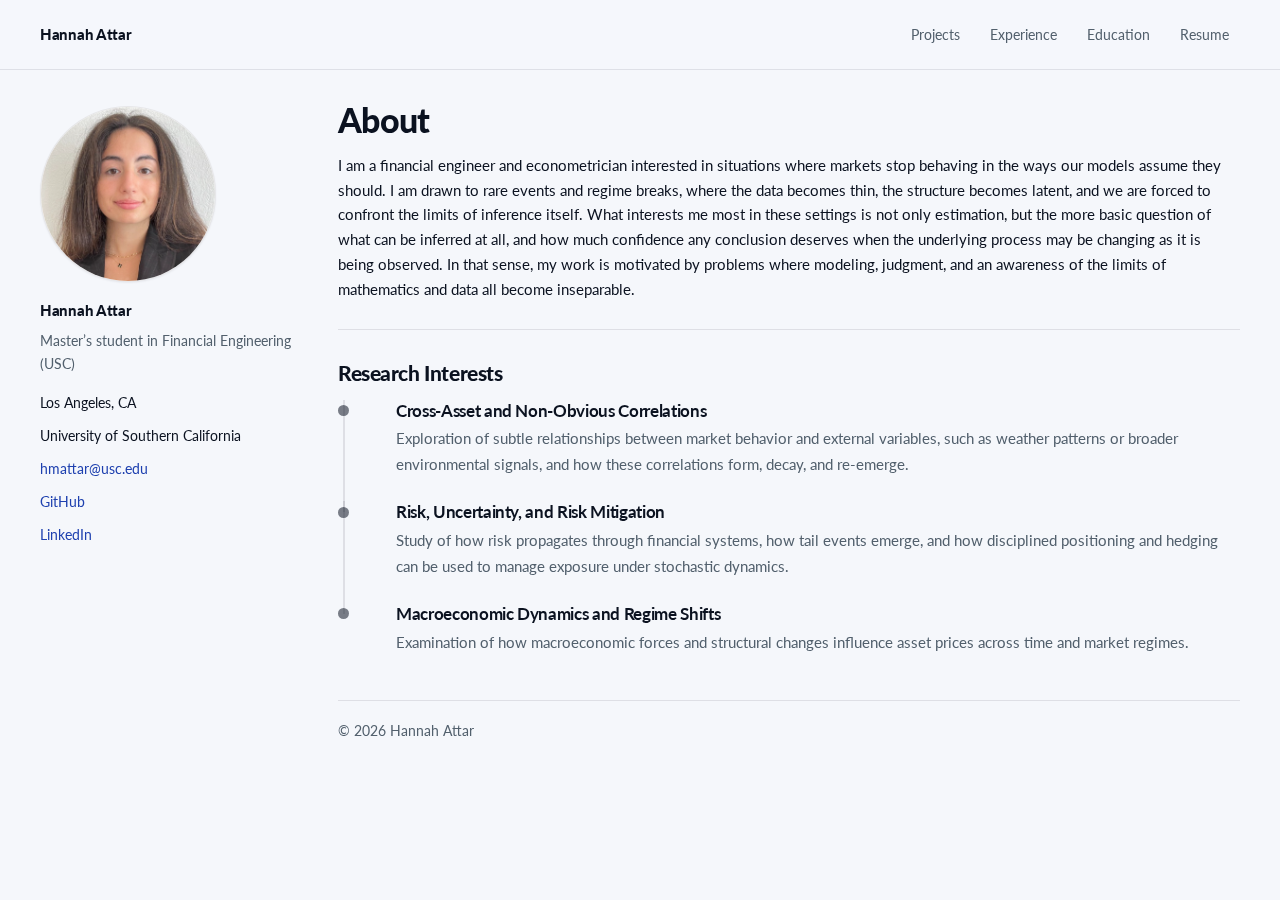
<file: index.html>
<!doctype html>
<html lang="en">
<head>
  <meta charset="utf-8" />
  <meta name="viewport" content="width=device-width, initial-scale=1" />
  <title>Hannah Attar</title>

  <link rel="preconnect" href="https://fonts.googleapis.com">
  <link rel="preconnect" href="https://fonts.gstatic.com" crossorigin>
  <link href="https://fonts.googleapis.com/css2?family=Lato:wght@300;400;700&display=swap" rel="stylesheet">
  <link rel="stylesheet" href="styles.css" />

  <!-- Page-only: Research Interests vertical rail (replaces white boxes) -->
  <style>
    /* Ensure main column can shrink without breaking layout */
    .page main { min-width: 0; }

    /* Research Interests: vertical rail (no white boxes) */
    .ri-rail{
      margin-top: 14px;
      max-width: 980px;
    }

    .ri-item{
      position: relative;
      padding-left: 28px;     /* room for dot + rail */
      padding-bottom: 1.6rem; /* spacing between items */
    }

    .ri-item::before{
      content: "";
      position: absolute;
      left: 0;
      top: 0.35rem;
      width: 11px;
      height: 11px;
      border-radius: 999px;
      background: rgba(17,24,39,.55);
    }

    .ri-item::after{
      content: "";
      position: absolute;
      left: 5px;
      top: 0;
      bottom: -0.7rem;
      width: 2px;
      background: var(--rule, rgba(15,15,20,.08));
    }

    .ri-item:last-child{
      padding-bottom: 0;
    }
    .ri-item:last-child::after{
      display: none;
    }

    .ri-content{
      padding-left: 2rem;
    }

    .ri-content h3{
      margin: 0 0 0.35rem 0;
      font-size: 1.15rem;
      font-weight: 700;
      color: var(--text, #18181b);
      line-height: 1.25;
      word-break: normal;
      overflow-wrap: normal;
    }

    .ri-content p{
      margin: 0;
      color: var(--muted, #71717a);
      line-height: 1.7;
      max-width: 95ch;
    }

    @media (max-width: 720px){
      .ri-content{ padding-left: 1.6rem; }
      .ri-content h3{ font-size: 1.08rem; }
    }
  </style>
</head>

<body>

  <!-- Top navigation -->
  <div class="topbar">
    <div class="topbar-inner">
      <a class="site-title" href="index.html">Hannah Attar</a>
      <div class="topnav">
        <a href="projects.html">Projects</a>
        <a href="experience.html">Experience</a>
        <a href="education.html">Education</a>
        <a href="assets/pdfs/Attar_Resume_2026.pdf" target="_blank" rel="noopener">Resume</a>
      </div>
    </div>
  </div>

  <div class="page">

    <!-- Sidebar -->
    <aside class="sidebar">
      <div class="avatar">
        <img src="assets/images/photo.jpg" alt="Hannah Attar"
             style="width:100%; height:100%; object-fit:cover; transform:scale(1.06);" />
      </div>

      <div class="sidebar-name">Hannah Attar</div>
      <p class="sidebar-bio">
        Master’s student in Financial Engineering (USC)
      </p>

      <div class="sidebar-links">
        <div>Los Angeles, CA</div>
        <div>University of Southern California</div>
        <div><a href="mailto:hmattar@usc.edu">hmattar@usc.edu</a></div>
        <div><a href="https://github.com/hannahattar">GitHub</a></div>
        <div><a href="https://www.linkedin.com/in/hannahattar/">LinkedIn</a></div>
      </div>
    </aside>

    <!-- Main content -->
    <main>
      <h1>About</h1>

      <p>
I am a financial engineer and econometrician interested in situations where markets stop behaving in the ways our models assume they should. I am drawn to rare events and regime breaks, where the data becomes thin, the structure becomes latent, and we are forced to confront the limits of inference itself. What interests me most in these settings is not only estimation, but the more basic question of what can be inferred at all, and how much confidence any conclusion deserves when the underlying process may be changing as it is being observed. In that sense, my work is motivated by problems where modeling, judgment, and an awareness of the limits of mathematics and data all become inseparable.      </p>

      <hr />

      <h2>Research Interests</h2>

      <div class="ri-rail">
        <div class="ri-item">
          <div class="ri-content">
            <h3>Cross-Asset and Non-Obvious Correlations</h3>
            <p>
              Exploration of subtle relationships between market behavior and external variables, such as weather patterns or broader environmental signals, and how these correlations form, decay, and re-emerge.
            </p>
          </div>
        </div>

        <div class="ri-item">
          <div class="ri-content">
            <h3>Risk, Uncertainty, and Risk Mitigation</h3>
            <p>
              Study of how risk propagates through financial systems, how tail events emerge, and how disciplined positioning and hedging can be used to manage exposure under stochastic dynamics.
            </p>
          </div>
        </div>

        <div class="ri-item">
          <div class="ri-content">
            <h3>Macroeconomic Dynamics and Regime Shifts</h3>
            <p>
              Examination of how macroeconomic forces and structural changes influence asset prices across time and market regimes.
            </p>
          </div>
        </div>
      </div>

      <div class="footer">
        © <span id="y"></span> Hannah Attar
      </div>
    </main>

  </div>

  <script>
    document.getElementById("y").textContent = new Date().getFullYear();
  </script>

</body>
</html>
</file>
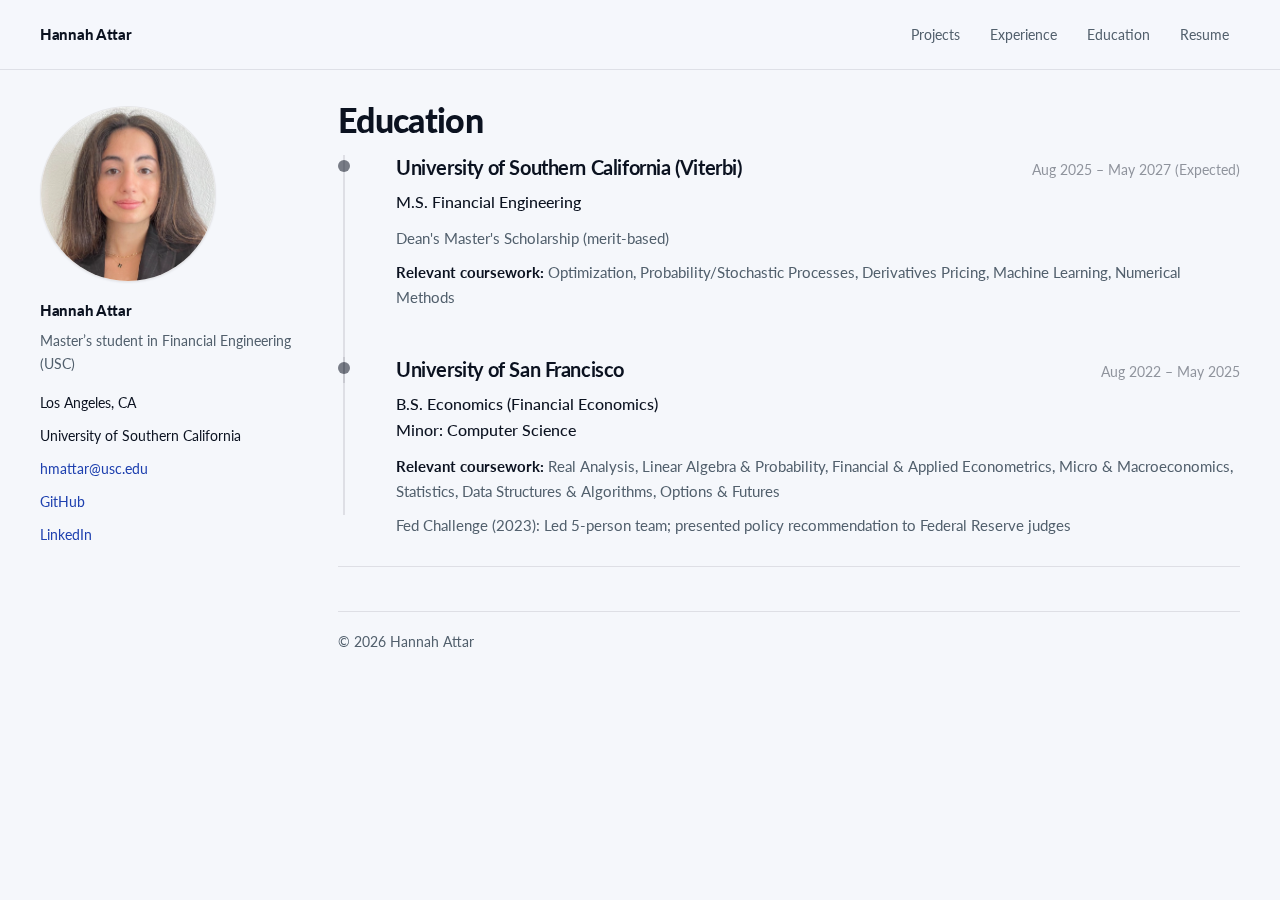
<file: education.html>
<!doctype html>
<html lang="en">
<head>
  <meta charset="utf-8" />
  <meta name="viewport" content="width=device-width, initial-scale=1" />
  <title>Hannah Attar | Education</title>

  <link rel="preconnect" href="https://fonts.googleapis.com">
  <link rel="preconnect" href="https://fonts.gstatic.com" crossorigin>
  <link href="https://fonts.googleapis.com/css2?family=Lato:wght@300;400;700&display=swap" rel="stylesheet">

  <link rel="stylesheet" href="styles.css" />

  <!-- Page-only: timeline system styled like your example, but compatible with your site tokens -->
  <style>
    /* Ensure main column can shrink without breaking layout */
    .page main { min-width: 0; }

    /* Keep content width readable (matches your example spacing) */
    .edu-wrap{
      max-width: 980px;
    }

    /* Timeline container */
    .timeline{
      margin-top: 14px;
    }

    /* Each timeline item: dot + vertical rail (your ::after pattern) */
    .timeline-item{
      position: relative;
      padding-left: 28px; /* room for dot + rail */
      padding-bottom: 2.5rem; /* space between entries */
    }

    /* Dot */
    .timeline-item::before{
      content: "";
      position: absolute;
      left: 0;
      top: 0.35rem;
      width: 12px;
      height: 12px;
      border-radius: 999px;
      background: rgba(17,24,39,.55);
    }

    /* Vertical rail (your code uses ::after) */
    .timeline-item::after{
      content: '';
      position: absolute;
      left: 5px; /* centered under dot */
      top: 0;
      bottom: calc(0.75rem + 0.75rem);
      width: 2px;
      background-color: var(--rule, #e5e7eb);
    }

    /* Extend rail between items */
    .timeline-item:not(:last-child)::after{
      bottom: calc(-2.5rem + 0.75rem);
    }

    /* Last item spacing */
    .timeline-item:last-child{
      padding-bottom: 0;
    }

    .timeline-item:last-child::after{
      bottom: calc(0.75rem + 0.75rem);
    }

    .timeline-content{
      padding-left: 2rem; /* matches your example */
    }

    /* Header: title left, date right */
    .timeline-header{
      display: flex;
      justify-content: space-between;
      align-items: baseline;
      margin-bottom: 0.5rem;
      flex-wrap: wrap;
      gap: 1rem;
    }

    /* Title style: align with your site (dark + strong, not blue) */
    .timeline-content h3{
      font-size: 1.35rem;
      font-weight: 700;
      margin: 0;
      color: var(--text, #111827);
      line-height: 1.2;

      /* prevent weird wrapping */
      word-break: normal;
      overflow-wrap: normal;
    }

    .timeline-date{
      color: rgba(17,24,39,.45);
      font-size: 0.95rem;
      font-weight: 400;
      white-space: nowrap;
      vertical-align: baseline;
    }

    .timeline-degree{
      font-size: 1.05rem;
      color: var(--text, #111827);
      margin-bottom: 0.75rem;
      font-weight: 500;
    }

    .timeline-detail{
      color: var(--muted, #4b5563);
      font-size: 0.98rem;
      line-height: 1.7;
      margin-bottom: 0.6rem;
      max-width: 95ch;
    }

    /* Make “Relevant coursework:” bold without changing your text */
    .timeline-detail strong{
      color: var(--text, #111827);
      font-weight: 700;
    }

    /* Mobile tweaks */
    @media (max-width: 720px){
      .timeline-content{ padding-left: 1.6rem; }
      .timeline-content h3{ font-size: 1.2rem; }
      .timeline-date{ white-space: normal; }
    }
  </style>
</head>

<body>

  <!-- Top navigation -->
  <div class="topbar">
    <div class="topbar-inner">
      <a class="site-title" href="index.html">Hannah Attar</a>
      <div class="topnav">
        <a href="projects.html">Projects</a>
        <a href="experience.html">Experience</a>
        <a href="education.html">Education</a>
        <a href="assets/pdfs/Attar_Resume_2026.pdf" target="_blank" rel="noopener">Resume</a>
      </div>
    </div>
  </div>

  <div class="page">

    <!-- Sidebar (Projects layout exactly) -->
    <aside class="sidebar">
      <div class="avatar">
        <img src="assets/images/photo.jpg" alt="Hannah Attar"
             style="width:100%; height:100%; object-fit:cover; transform:scale(1.06);" />
      </div>

      <div class="sidebar-name">Hannah Attar</div>
      <p class="sidebar-bio">
        Master’s student in Financial Engineering (USC)
      </p>

      <div class="sidebar-links">
        <div>Los Angeles, CA</div>
        <div>University of Southern California</div>
        <div><a href="mailto:hmattar@usc.edu">hmattar@usc.edu</a></div>
        <div><a href="https://github.com/hannahattar" target="_blank" rel="noopener">GitHub</a></div>
        <div><a href="https://www.linkedin.com/in/hannahattar/" target="_blank" rel="noopener">LinkedIn</a></div>
      </div>
    </aside>

    <!-- Main content -->
    <main>
      <h1>Education</h1>

      <div class="edu-wrap">

        <div class="timeline">

          <div class="timeline-item">
            <div class="timeline-content">
              <div class="timeline-header">
                <h3>University of Southern California (Viterbi)</h3>
                <span class="timeline-date">Aug 2025 – May 2027 (Expected)</span>
              </div>

              <p class="timeline-degree">M.S. Financial Engineering</p>
              <p class="timeline-detail">Dean's Master's Scholarship (merit-based)</p>
              <p class="timeline-detail">
                <strong>Relevant coursework:</strong>
                Optimization, Probability/Stochastic Processes, Derivatives Pricing, Machine Learning, Numerical Methods
              </p>
            </div>
          </div>

          <div class="timeline-item">
            <div class="timeline-content">
              <div class="timeline-header">
                <h3>University of San Francisco</h3>
                <span class="timeline-date">Aug 2022 – May 2025</span>
              </div>

              <p class="timeline-degree">
                B.S. Economics (Financial Economics)<br>
                Minor: Computer Science
              </p>

              <p class="timeline-detail">
                <strong>Relevant coursework:</strong>
                Real Analysis, Linear Algebra &amp; Probability, Financial &amp; Applied Econometrics, Micro &amp; Macroeconomics,
                Statistics, Data Structures &amp; Algorithms, Options &amp; Futures
              </p>

              <p class="timeline-detail">
                Fed Challenge (2023): Led 5-person team; presented policy recommendation to Federal Reserve judges
              </p>
            </div>
          </div>

        </div>
      </div>

      <hr />

      <div class="footer">
        © <span id="y"></span> Hannah Attar
      </div>
    </main>

  </div>

  <script>
    const y = document.getElementById("y");
    if (y) y.textContent = new Date().getFullYear();
  </script>

</body>
</html>
</file>
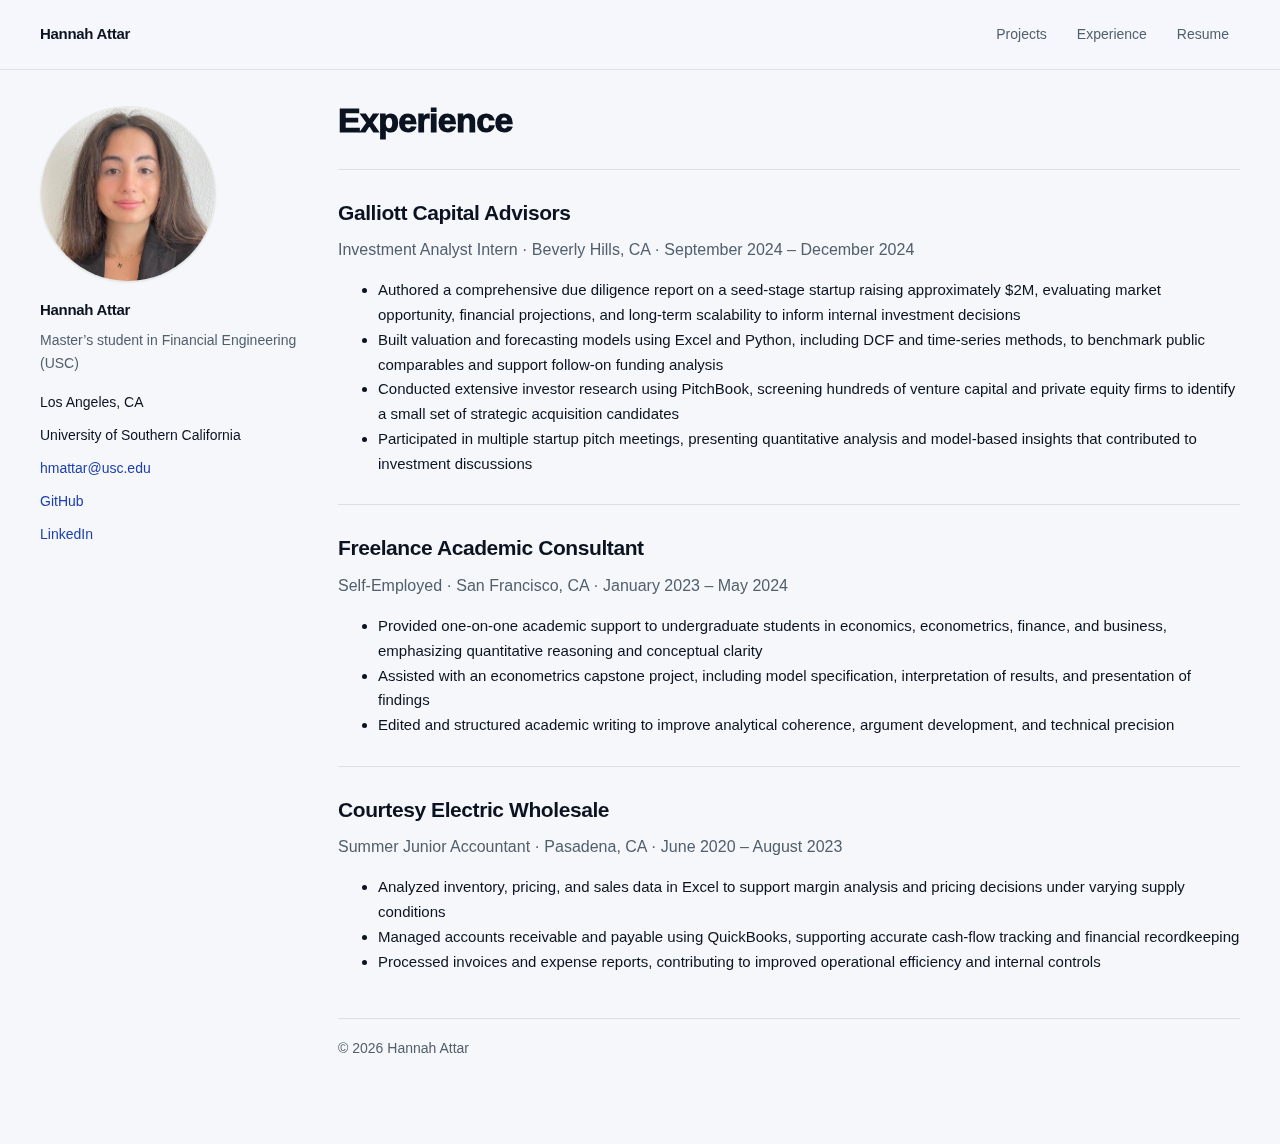
<file: experience.html>
<!doctype html>
<html lang="en">
<head>
  <meta charset="utf-8" />
  <meta name="viewport" content="width=device-width, initial-scale=1" />
  <title>Hannah Attar</title>
  <link rel="preconnect" href="https://fonts.googleapis.com">
  <link rel="preconnect" href="https://fonts.gstatic.com" crossorigin>
  <link href="https://fonts.googleapis.com/css2?family=Inter:wght@400;500;600;650;700&display=swap" rel="stylesheet">
  <link rel="stylesheet" href="styles.css" />
</head>
<body>

  <!-- Top navigation -->
  <div class="topbar">
    <div class="topbar-inner">
      <a class="site-title" href="index.html">Hannah Attar</a>
      <div class="topnav">
        <a href="projects.html">Projects</a>
        <a href="experience.html">Experience</a>
        <a href="Attar_Resume_2025.pdf" target="_blank" rel="noopener">Resume</a>
      </div>
    </div>
  </div>

  <div class="page">

    <!-- Sidebar -->
    <aside class="sidebar">
      <div class="avatar">
        <img src="photo.jpg" alt="Hannah Attar"
             style="width:100%; height:100%; object-fit:cover; transform:scale(1.06);" />
      </div>

      <div class="sidebar-name">Hannah Attar</div>
      <p class="sidebar-bio">
        Master’s student in Financial Engineering (USC)
      </p>

      <div class="sidebar-links">
        <div>Los Angeles, CA</div>
        <div>University of Southern California</div>
        <div><a href="mailto:hmattar@usc.edu">hmattar@usc.edu</a></div>
        <div><a href="https://github.com/hannahattar">GitHub</a></div>
        <div><a href="https://www.linkedin.com/in/hannahattar/">LinkedIn</a></div>
      </div>
    </aside>

    <!-- Main content -->
    <main>

      <h1>Experience</h1>

      <hr />

      <!-- Galliott Capital Advisors -->
      <h2>Galliott Capital Advisors</h2>
      <p class="lede">
        Investment Analyst Intern · Beverly Hills, CA · September 2024 – December 2024
      </p>

      <ul>
        <li>
          Authored a comprehensive due diligence report on a seed-stage startup raising
          approximately $2M, evaluating market opportunity, financial projections, and
          long-term scalability to inform internal investment decisions
        </li>
        <li>
          Built valuation and forecasting models using Excel and Python, including DCF
          and time-series methods, to benchmark public comparables and support follow-on
          funding analysis
        </li>
        <li>
          Conducted extensive investor research using PitchBook, screening hundreds of
          venture capital and private equity firms to identify a small set of strategic
          acquisition candidates
        </li>
        <li>
          Participated in multiple startup pitch meetings, presenting quantitative analysis
          and model-based insights that contributed to investment discussions
        </li>
      </ul>

      <hr />

      <!-- Freelance Academic Consultant -->
      <h2>Freelance Academic Consultant</h2>
      <p class="lede">
        Self-Employed · San Francisco, CA · January 2023 – May 2024
      </p>

      <ul>
        <li>
          Provided one-on-one academic support to undergraduate students in economics,
          econometrics, finance, and business, emphasizing quantitative reasoning and
          conceptual clarity
        </li>
        <li>
          Assisted with an econometrics capstone project, including model specification,
          interpretation of results, and presentation of findings
        </li>
        <li>
          Edited and structured academic writing to improve analytical coherence,
          argument development, and technical precision
        </li>
      </ul>

      <hr />

      <!-- Courtesy Electric Wholesale -->
      <h2>Courtesy Electric Wholesale</h2>
      <p class="lede">
        Summer Junior Accountant · Pasadena, CA · June 2020 – August 2023
      </p>

      <ul>
        <li>
          Analyzed inventory, pricing, and sales data in Excel to support margin analysis
          and pricing decisions under varying supply conditions
        </li>
        <li>
          Managed accounts receivable and payable using QuickBooks, supporting accurate
          cash-flow tracking and financial recordkeeping
        </li>
        <li>
          Processed invoices and expense reports, contributing to improved operational
          efficiency and internal controls
        </li>
      </ul>

      <div class="footer">
        © <span id="y"></span> Hannah Attar
      </div>

    </main>

  </div>

  <script>
    document.getElementById("y").textContent = new Date().getFullYear();
  </script>

</body>
</html>
</file>
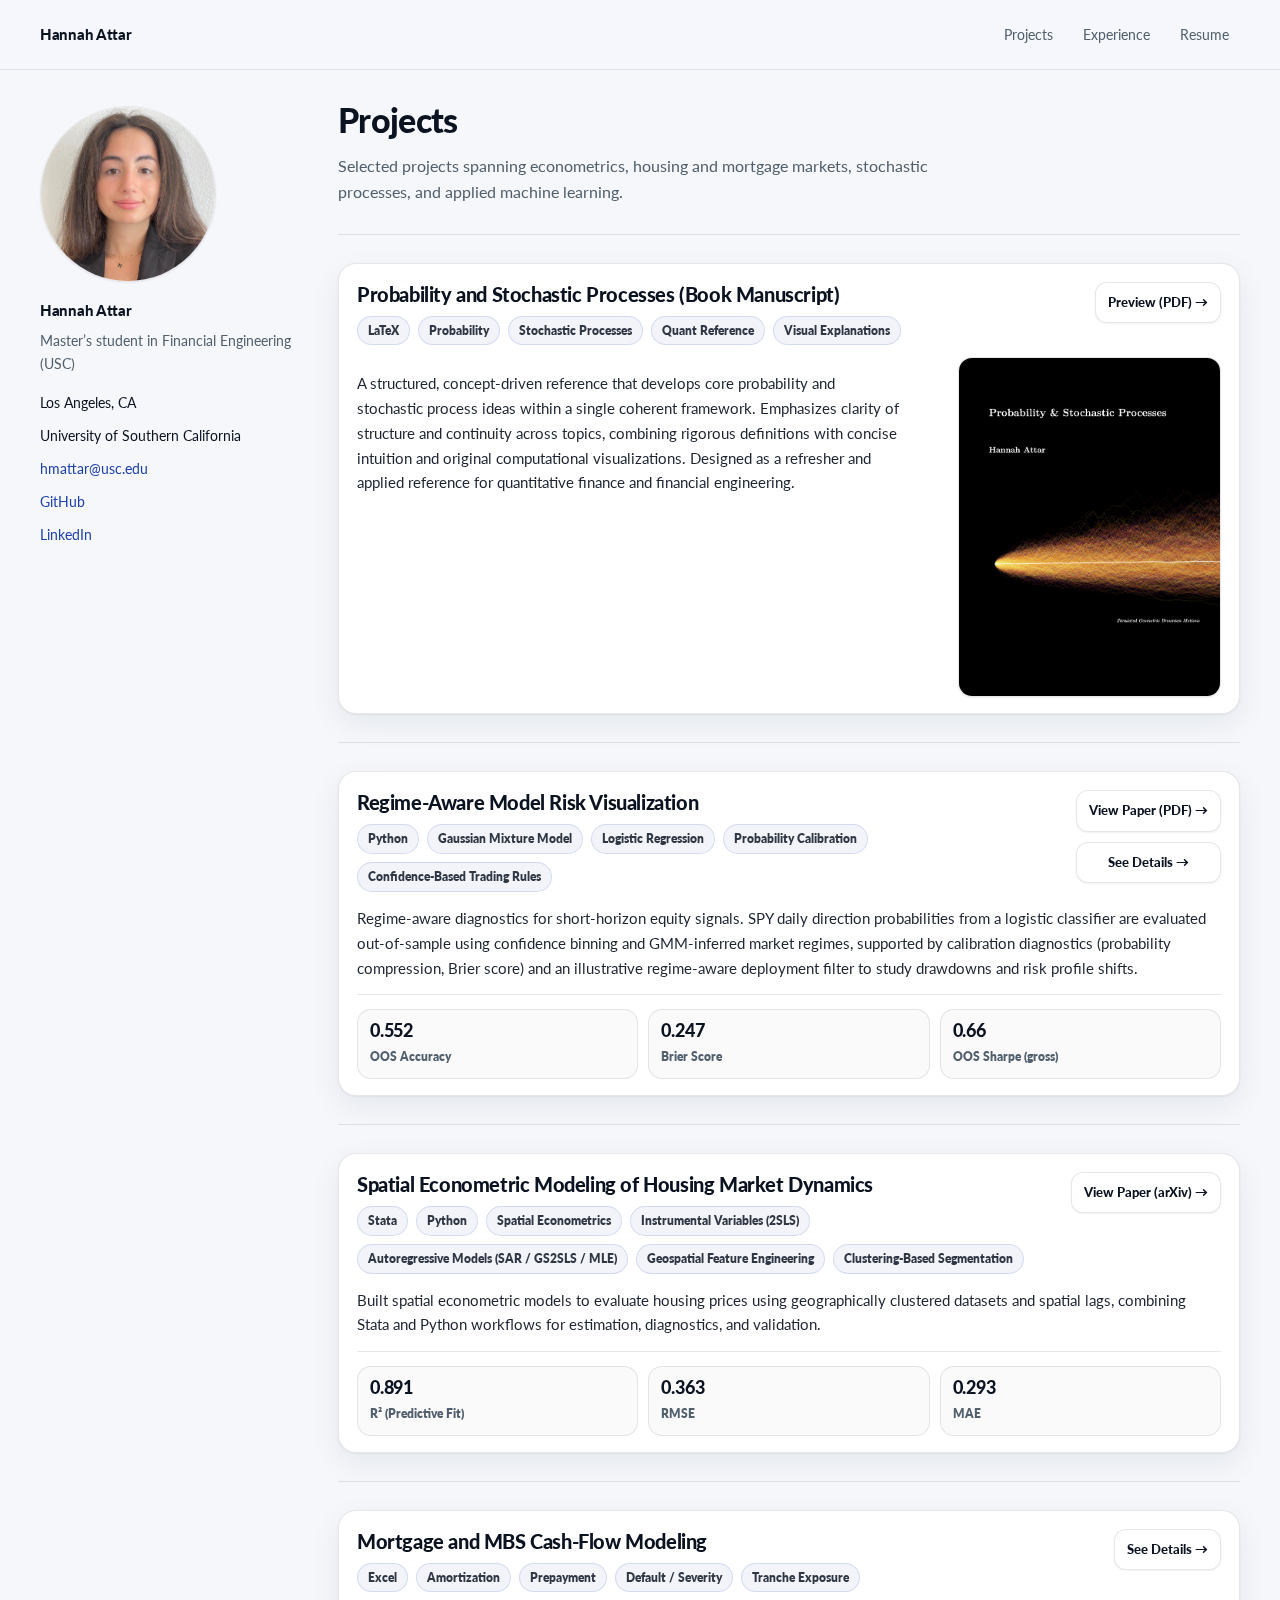
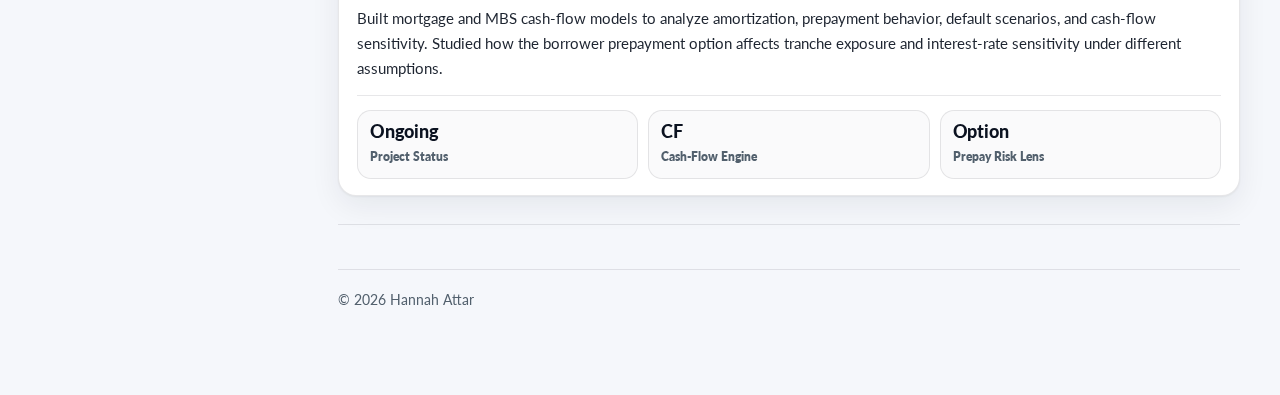
<file: projects.html>
<!doctype html>
<html lang="en">
<head>
  <meta charset="utf-8" />
  <meta name="viewport" content="width=device-width, initial-scale=1" />
  <title>Hannah Attar</title>
  <link rel="preconnect" href="https://fonts.googleapis.com">
  <link rel="preconnect" href="https://fonts.gstatic.com" crossorigin>
  <link href="https://fonts.googleapis.com/css2?family=Lato:wght@300;400;700&display=swap" rel="stylesheet">
  <link rel="stylesheet" href="styles.css" />
</head>
<body>

  <!-- Top navigation -->
  <div class="topbar">
    <div class="topbar-inner">
      <a class="site-title" href="index.html">Hannah Attar</a>
      <div class="topnav">
        <a href="projects.html">Projects</a>
        <a href="experience.html">Experience</a>
        <a href="Attar_Resume_2025.pdf" target="_blank" rel="noopener">Resume</a>
      </div>
    </div>
  </div>

  <div class="page">

    <!-- Sidebar -->
    <aside class="sidebar">
      <div class="avatar">
        <img src="photo.jpg" alt="Hannah Attar"
             style="width:100%; height:100%; object-fit:cover; transform:scale(1.06);" />
      </div>

      <div class="sidebar-name">Hannah Attar</div>
      <p class="sidebar-bio">
        Master’s student in Financial Engineering (USC)
      </p>

      <div class="sidebar-links">
        <div>Los Angeles, CA</div>
        <div>University of Southern California</div>
        <div><a href="mailto:hmattar@usc.edu">hmattar@usc.edu</a></div>
        <div><a href="https://github.com/hannahattar" target="_blank" rel="noopener">GitHub</a></div>
        <div><a href="https://www.linkedin.com/in/hannahattar/" target="_blank" rel="noopener">LinkedIn</a></div>
      </div>
    </aside>

    <!-- Main content -->
    <main>

      <h1>Projects</h1>
      <p class="lede">
        Selected projects spanning econometrics, housing and mortgage markets, stochastic processes, and applied machine learning.
      </p>

      <hr />

      <!-- Project Card: Book Manuscript -->
<section class="project-card project-card--with-cover">
  <div class="project-top">
    <div class="project-top-left">
      <h2 class="project-title">Probability and Stochastic Processes (Book Manuscript)</h2>
      <div class="project-tags">
        <span>LaTeX</span>
        <span>Probability</span>
        <span>Stochastic Processes</span>
        <span>Quant Reference</span>
        <span>Visual Explanations</span>
      </div>
    </div>

    <div class="project-top-right">
      <a class="proj-link" href="probability-stochastic-processes-preview.pdf" target="_blank" rel="noopener">
        Preview (PDF) →
      </a>
    </div>
  </div>

  <!-- THIS wrapper is what keeps the image on the RHS -->
  <div class="project-two-col">
    <!-- Left column -->
    <div>
      <p class="project-desc">
        A structured, concept-driven reference that develops core probability and stochastic process ideas within a single coherent framework.
        Emphasizes clarity of structure and continuity across topics, combining rigorous definitions with concise intuition and original computational visualizations.
        Designed as a refresher and applied reference for quantitative finance and financial engineering.
      </p>
    </div>

    <!-- Right column -->
    <div class="project-cover">
      <img src="book-cover.jpg" alt="Cover of Probability and Stochastic Processes" />
    </div>
  </div>
</section>


<hr />


      <!-- Project Card: State-Aware Model Risk -->
      <section class="project-card">
  <div class="project-top">
    <div class="project-top-left">
      <h2 class="project-title">Regime-Aware Model Risk Visualization</h2>
      <div class="project-tags">
        <span>Python</span>
        <span>Gaussian Mixture Model</span>
        <span>Logistic Regression</span>
        <span>Probability Calibration</span>
        <span>Confidence-Based Trading Rules</span>
      </div>
    </div>

    <div class="project-top-right">
      <a class="proj-link" href="Regime_Aware_Model_Risk_Visualization.pdf" target="_blank" rel="noopener">View Paper (PDF) →</a>
      <a class="proj-link" href="state-aware-model-risk.html">See Details →</a>
    </div>
  </div>

  <p class="project-desc">
    Regime-aware diagnostics for short-horizon equity signals. SPY daily direction probabilities from a logistic classifier are evaluated out-of-sample
    using confidence binning and GMM-inferred market regimes, supported by calibration diagnostics (probability compression, Brier score) and an
    illustrative regime-aware deployment filter to study drawdowns and risk profile shifts.
  </p>

  <div class="project-divider"></div>

  <div class="project-metrics">
    <div class="metric">
      <div class="metric-value">0.552</div>
      <div class="metric-label">OOS Accuracy</div>
    </div>
    <div class="metric">
      <div class="metric-value">0.247</div>
      <div class="metric-label">Brier Score</div>
    </div>
    <div class="metric">
      <div class="metric-value">0.66</div>
      <div class="metric-label">OOS Sharpe (gross)</div>
    </div>
  </div>
</section>

<hr />

      <!-- Project Card: Spatial Econometrics -->
      <section class="project-card">
        <div class="project-top">
          <div class="project-top-left">
            <h2 class="project-title">Spatial Econometric Modeling of Housing Market Dynamics</h2>
            <div class="project-tags">
              <span>Stata</span>
              <span>Python</span>
              <span>Spatial Econometrics</span>
              <span>Instrumental Variables (2SLS)</span>
              <span>Autoregressive Models (SAR / GS2SLS / MLE)</span>
              <span>Geospatial Feature Engineering</span>
              <span>Clustering-Based Segmentation</span>
            </div>
          </div>

          <div class="project-top-right">
            <a class="proj-link" href="https://arxiv.org/pdf/2412.03583" target="_blank" rel="noopener">View Paper (arXiv) →</a>
          </div>
        </div>

        <p class="project-desc">
          Built spatial econometric models to evaluate housing prices using geographically clustered datasets and spatial lags,
          combining Stata and Python workflows for estimation, diagnostics, and validation.
        </p>

        <div class="project-divider"></div>

        <div class="project-metrics">
          <div class="metric">
            <div class="metric-value">0.891</div>
            <div class="metric-label">R² (Predictive Fit)</div>
          </div>
          <div class="metric">
            <div class="metric-value">0.363</div>
            <div class="metric-label">RMSE</div>
          </div>
          <div class="metric">
            <div class="metric-value">0.293</div>
            <div class="metric-label">MAE</div>
          </div>
        </div>
      </section>



      <hr />
      
      <!-- Project Card: Mortgage + MBS Cash Flows -->
      <section class="project-card">
        <div class="project-top">
          <div class="project-top-left">
            <h2 class="project-title">Mortgage and MBS Cash-Flow Modeling</h2>
            <div class="project-tags">
              <span>Excel</span>
              <span>Amortization</span>
              <span>Prepayment</span>
              <span>Default / Severity</span>
              <span>Tranche Exposure</span>
            </div>
          </div>

          <div class="project-top-right">
            <a class="proj-link" href="state-aware-model-risk.html">See Details →</a>
          </div>
        </div>

        <p class="project-desc">
          Built mortgage and MBS cash-flow models to analyze amortization, prepayment behavior, default scenarios,
          and cash-flow sensitivity. Studied how the borrower prepayment option affects tranche exposure and
          interest-rate sensitivity under different assumptions.
        </p>

        <div class="project-divider"></div>

        <div class="project-metrics">
          <div class="metric">
            <div class="metric-value">Ongoing</div>
            <div class="metric-label">Project Status</div>
          </div>
          <div class="metric">
            <div class="metric-value">CF</div>
            <div class="metric-label">Cash-Flow Engine</div>
          </div>
          <div class="metric">
            <div class="metric-value">Option</div>
            <div class="metric-label">Prepay Risk Lens</div>
          </div>
        </div>
      </section>

      <hr />

      <div class="footer">
        © <span id="y"></span> Hannah Attar
      </div>

    </main>

  </div>

  <script>
    const y = document.getElementById("y");
    if (y) y.textContent = new Date().getFullYear();
  </script>

</body>
</html>
</file>
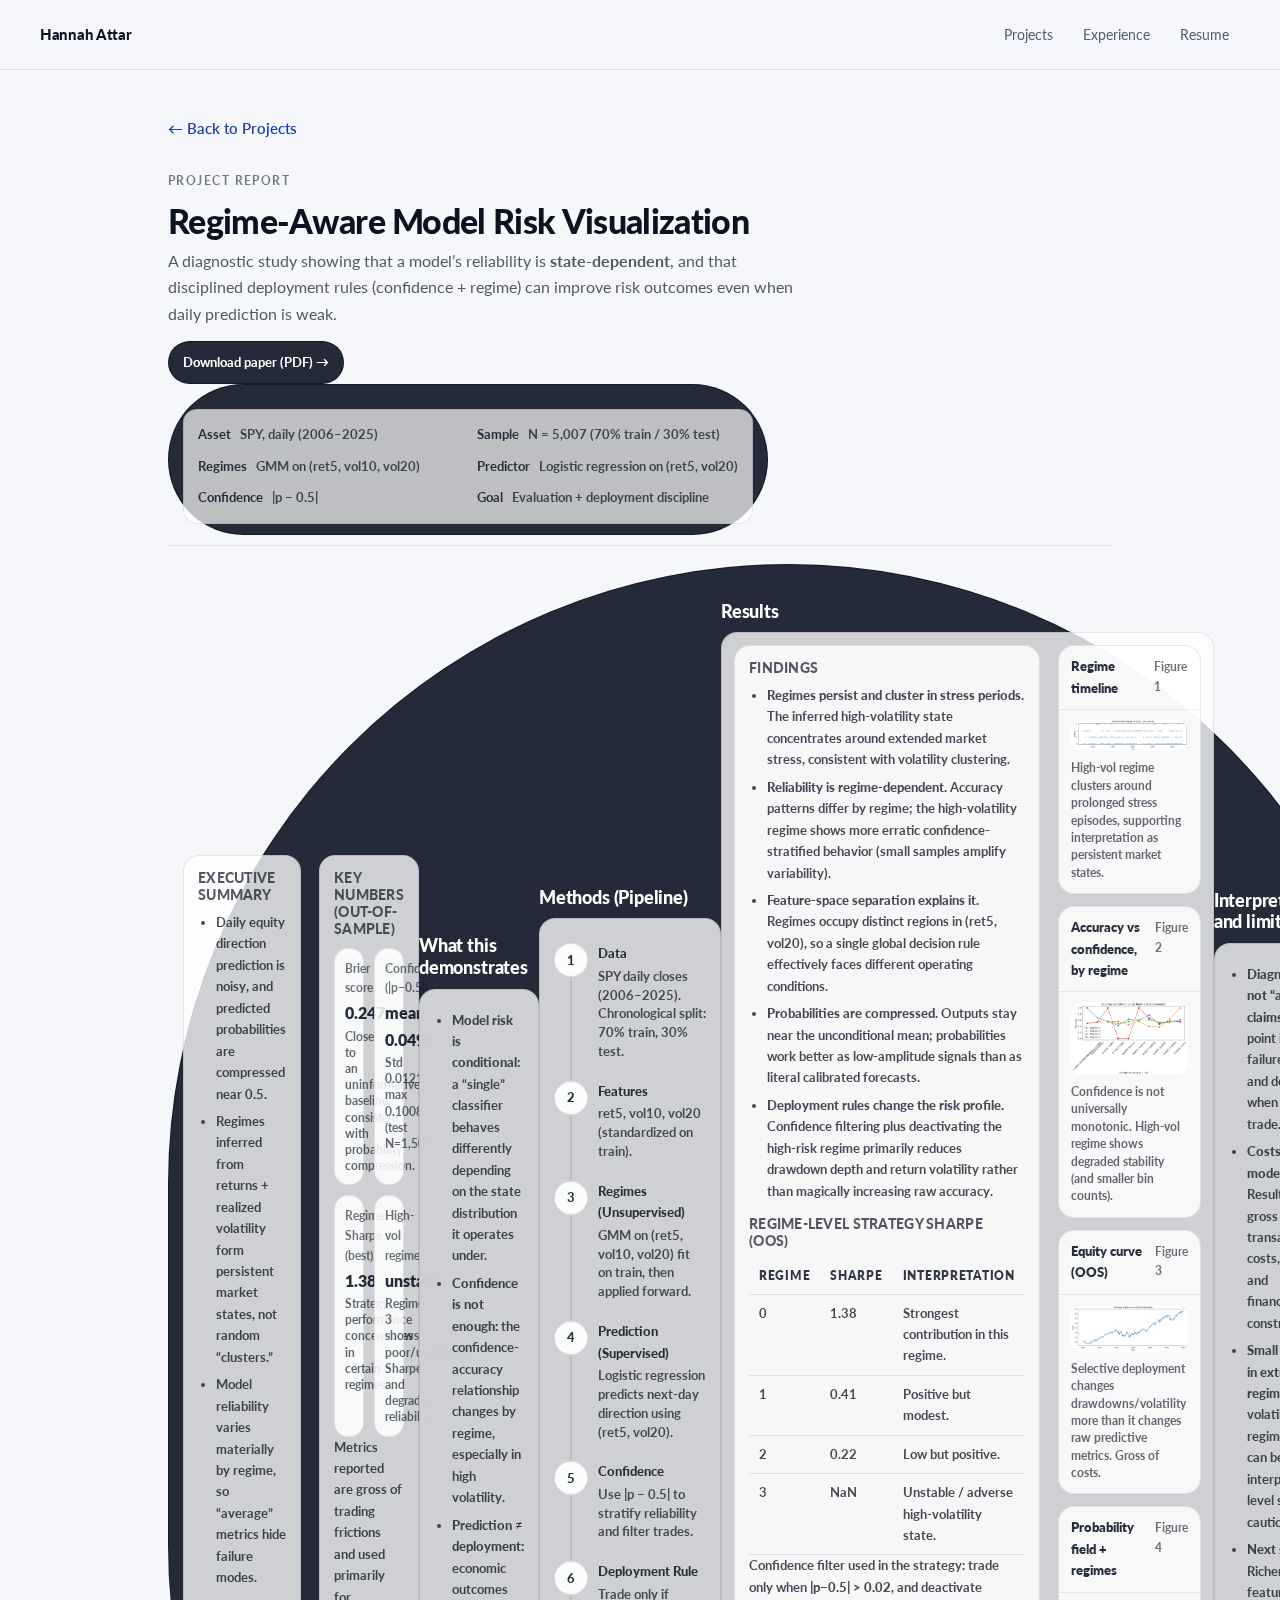
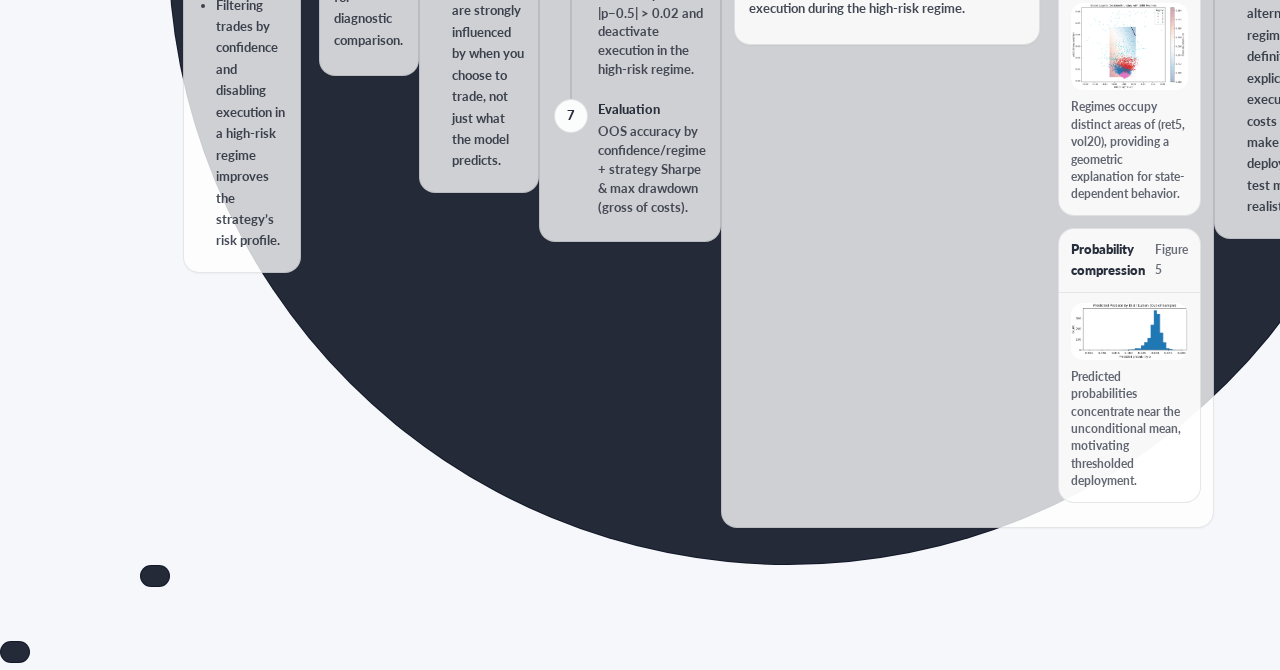
<file: state-aware-model-risk.html>
<!doctype html>
<html lang="en">
<head>
  <meta charset="utf-8" />
  <meta name="viewport" content="width=device-width, initial-scale=1" />
  <title>Regime-Aware Model Risk Visualization | Hannah Attar</title>

  <link rel="preconnect" href="https://fonts.googleapis.com">
  <link rel="preconnect" href="https://fonts.gstatic.com" crossorigin>
  <link href="https://fonts.googleapis.com/css2?family=Lato:wght@300;400;700&display=swap" rel="stylesheet">

  <link rel="stylesheet" href="styles.css" />

  <!-- Page-local polish (so you don't have to rewire your whole site) -->
  <style>
    /* --- Layout helpers --- */
    .detail { padding-bottom: 48px; }
    .pro-wrap{ max-width: 980px; margin: 0 auto; padding: 0 18px; }
    .detail-back{ display:inline-flex; gap:10px; align-items:center; margin:18px 0 8px; font-weight:600; }

    /* --- Hero --- */
    .hero{
      padding: 22px 0 10px;
      border-bottom: 1px solid rgba(17,24,39,0.08);
      margin-bottom: 18px;
    }
    .kicker{
      letter-spacing: .12em;
      text-transform: uppercase;
      font-size: 12px;
      color: rgba(17,24,39,.58);
      font-weight: 700;
    }
    .title{
      margin: 10px 0 8px;
      font-size: 34px;
      line-height: 1.15;
      letter-spacing: -0.02em;
    }
    .subtitle{
      margin: 0 0 14px;
      font-size: 16px;
      color: rgba(17,24,39,.72);
      max-width: 70ch;
    }

    .meta-grid{
      display:grid;
      grid-template-columns: repeat(2, minmax(0, 1fr));
      gap: 10px 18px;
      margin-top: 14px;
      padding: 14px 14px;
      border: 1px solid rgba(17,24,39,0.10);
      border-radius: 14px;
      background: rgba(255,255,255,0.7);
    }
    .meta-item{ font-size: 13px; color: rgba(17,24,39,.74); }
    .meta-item span{ font-weight: 700; color: rgba(17,24,39,.88); margin-right: 6px; }

    .actions{
      display:flex;
      flex-wrap:wrap;
      gap: 10px;
      margin-top: 14px;
    }
    .btn-pro{
      display:inline-flex;
      align-items:center;
      justify-content:center;
      padding: 10px 14px;
      border-radius: 999px;
      font-weight: 700;
      font-size: 13px;
      border: 1px solid rgba(17,24,39,0.12);
      background: rgba(255,255,255,.92);
      color: rgba(17,24,39,.92);
      text-decoration:none;
      transition: transform .12s ease, box-shadow .12s ease, border-color .12s ease;
    }
    .btn-pro:hover{
      transform: translateY(-1px);
      border-color: rgba(17,24,39,0.22);
      box-shadow: 0 10px 26px rgba(0,0,0,.08);
      text-decoration:none;
    }
    .btn-primary{
      background: rgba(17,24,39,.92);
      color: #fff;
      border-color: rgba(17,24,39,.92);
    }
    .btn-primary:hover{ border-color: rgba(17,24,39,1); }

    /* --- Sections --- */
    .sec{ margin: 26px 0; }
    .sec h2{
      font-size: 18px;
      margin: 0 0 10px;
      letter-spacing: -0.01em;
    }
    .sec p{ margin: 0 0 10px; color: rgba(17,24,39,.78); max-width: 78ch; }
    .muted{ color: rgba(17,24,39,.66); }

    /* --- Quick read / cards --- */
    .grid-2{
      display:grid;
      grid-template-columns: 1.1fr .9fr;
      gap: 18px;
      align-items:start;
    }
    .card{
      border: 1px solid rgba(17,24,39,0.10);
      border-radius: 16px;
      background: rgba(255,255,255,.78);
      padding: 14px 14px;
      box-shadow: 0 1px 2px rgba(0,0,0,.04);
    }
    .card h3{
      margin: 0 0 8px;
      font-size: 14px;
      letter-spacing: .02em;
      text-transform: uppercase;
      color: rgba(17,24,39,.72);
    }
    .bullets{ margin: 0; padding-left: 18px; color: rgba(17,24,39,.78); }
    .bullets li{ margin: 6px 0; }

    .kpis{
      display:grid;
      grid-template-columns: repeat(2, minmax(0, 1fr));
      gap: 10px;
      margin-top: 10px;
    }
    .kpi{
      border: 1px solid rgba(17,24,39,0.10);
      border-radius: 14px;
      padding: 10px 10px;
      background: rgba(255,255,255,.86);
    }
    .kpi .label{ font-size: 12px; color: rgba(17,24,39,.62); font-weight: 700; }
    .kpi .value{ font-size: 16px; font-weight: 800; color: rgba(17,24,39,.92); margin-top: 2px; }
    .kpi .note{ font-size: 12px; color: rgba(17,24,39,.66); margin-top: 2px; line-height: 1.35; }

    /* --- Results layout --- */
    .results-grid{
      display:grid;
      grid-template-columns: 1.05fr .95fr;
      gap: 18px;
      align-items:start;
    }
    .mini{
      font-size: 13px;
      color: rgba(17,24,39,.74);
      margin-top: 6px;
    }

    /* New: results wrapper card should not add extra padding around inner cards */
    .results-wrap{ padding: 12px; }
    .results-wrap .card{ background: rgba(255,255,255,.82); }
    .results-wrap .results-grid > div:first-child .card{ margin-bottom: 0; }

    /* --- Figures: smaller, consistent, professional --- */
    .fig{
      margin: 0 0 12px;
      border: 1px solid rgba(17,24,39,0.10);
      border-radius: 16px;
      background: rgba(255,255,255,.85);
      overflow:hidden;
    }
    .fig-top{
      display:flex;
      justify-content:space-between;
      gap: 10px;
      padding: 10px 12px;
      border-bottom: 1px solid rgba(17,24,39,0.08);
      align-items:baseline;
    }
    .fig-title{
      font-weight: 800;
      font-size: 13px;
      color: rgba(17,24,39,.90);
    }
    .fig-cap{
      font-size: 12px;
      color: rgba(17,24,39,.62);
      margin-left: auto;
    }
    .fig-body{ padding: 10px 12px 12px; }
    .figimg{
      width: 100%;
      height: auto;
      display:block;
      border-radius: 12px;
      cursor: zoom-in;
    }
    .fig-note{
      margin-top: 8px;
      font-size: 12px;
      color: rgba(17,24,39,.66);
      line-height: 1.45;
    }

    /* --- Tiny table --- */
    .table{
      width: 100%;
      border-collapse: collapse;
      font-size: 13px;
      color: rgba(17,24,39,.78);
    }
    .table th, .table td{
      padding: 8px 10px;
      border-bottom: 1px solid rgba(17,24,39,0.10);
      text-align:left;
      vertical-align:top;
    }
    .table th{
      color: rgba(17,24,39,.86);
      font-weight: 800;
      font-size: 12px;
      text-transform: uppercase;
      letter-spacing: .06em;
    }

    /* --- Pipeline --- */
    .pipe{
      list-style:none;
      margin: 0;
      padding: 0;
    }
    .pipe li{
      display:grid;
      grid-template-columns: 34px 1fr;
      gap: 10px;
      align-items:start;
      position: relative;
      padding: 10px 0;
    }
    .pipe li:not(:last-child)::after{
      content:"";
      position:absolute;
      left: 16px;
      top: 44px;
      bottom: -10px;
      width: 2px;
      background: rgba(17,24,39,0.10);
      border-radius: 99px;
    }
    .pipe-step{
      width: 34px;
      height: 34px;
      border-radius: 999px;
      display:flex;
      align-items:center;
      justify-content:center;
      font-weight: 900;
      font-size: 13px;
      color: rgba(17,24,39,.90);
      border: 1px solid rgba(17,24,39,0.12);
      background: rgba(255,255,255,.92);
    }
    .pipe-title{
      font-weight: 900;
      font-size: 13px;
      color: rgba(17,24,39,.88);
      margin-bottom: 2px;
    }
    .pipe-text{
      font-size: 13px;
      color: rgba(17,24,39,.74);
      line-height: 1.45;
    }

    /* --- Lightbox --- */
    .lb{
      position: fixed;
      inset: 0;
      background: rgba(0,0,0,.72);
      display:none;
      align-items:center;
      justify-content:center;
      padding: 22px;
      z-index: 999;
    }
    .lb.open{ display:flex; }
    .lb-inner{
      max-width: min(1100px, 96vw);
      max-height: 92vh;
    }
    .lb-img{
      width: 100%;
      height: auto;
      max-height: 92vh;
      display:block;
      border-radius: 14px;
      cursor: zoom-out;
      background: #fff;
    }
    .lb-x{
      position:absolute;
      top: 14px;
      right: 14px;
      width: 40px;
      height: 40px;
      border-radius: 999px;
      border: 1px solid rgba(255,255,255,0.25);
      background: rgba(0,0,0,.25);
      color:#fff;
      font-weight:900;
      font-size:18px;
      line-height:40px;
      text-align:center;
      cursor:pointer;
      user-select:none;
    }

    /* --- Footer --- */
    .footer{
      margin-top: 34px;
      padding-top: 16px;
      border-top: 1px solid rgba(17,24,39,0.08);
      color: rgba(17,24,39,.58);
      font-size: 13px;
    }

    /* --- Responsive --- */
    @media (max-width: 860px){
      .grid-2, .results-grid{ grid-template-columns: 1fr; }
      .title{ font-size: 30px; }
      .meta-grid{ grid-template-columns: 1fr; }
      .kpis{ grid-template-columns: 1fr; }
      .results-wrap{ padding: 10px; }
    }
  </style>
</head>

<body>

  <!-- Top navigation -->
  <div class="topbar">
    <div class="topbar-inner">
      <a class="site-title" href="index.html">Hannah Attar</a>
      <div class="topnav">
        <a href="projects.html">Projects</a>
        <a href="experience.html">Experience</a>
        <a href="assets/pdfs/Attar_Resume_2025.pdf" target="_blank" rel="noopener">Resume</a>
      </div>
    </div>
  </div>

  <div class="detail">
    <div class="pro-wrap">
      <a class="detail-back" href="projects.html">← Back to Projects</a>

      <!-- HERO -->
      <header class="hero">
        <div class="kicker">Project Report</div>
        <h1 class="title">Regime-Aware Model Risk Visualization</h1>
        <p class="subtitle">
          A diagnostic study showing that a model’s reliability is <strong>state-dependent</strong>, and that
          disciplined deployment rules (confidence + regime) can improve risk outcomes even when daily prediction is weak.
        </p>

        <div class="actions">
          <a class="btn-pro btn-primary" href="assets/pdfs/Regime_Aware_Model_Risk_Visualization.pdf" target="_blank" rel="noopener">
            Download paper (PDF) →
        </div>

        <div class="meta-grid">
          <div class="meta-item"><span>Asset</span> SPY, daily (2006–2025)</div>
          <div class="meta-item"><span>Sample</span> N = 5,007 (70% train / 30% test)</div>
          <div class="meta-item"><span>Regimes</span> GMM on (ret5, vol10, vol20)</div>
          <div class="meta-item"><span>Predictor</span> Logistic regression on (ret5, vol20)</div>
          <div class="meta-item"><span>Confidence</span> |p − 0.5|</div>
          <div class="meta-item"><span>Goal</span> Evaluation + deployment discipline</div>
        </div>
      </header>

      <!-- QUICK READ -->
      <section class="sec">
        <div class="grid-2">
          <div class="card">
            <h3>Executive Summary</h3>
            <ul class="bullets">
              <li>Daily equity direction prediction is noisy, and predicted probabilities are compressed near 0.5.</li>
              <li>Regimes inferred from returns + realized volatility form persistent market states, not random “clusters.”</li>
              <li>Model reliability varies materially by regime, so “average” metrics hide failure modes.</li>
              <li>Filtering trades by confidence and disabling execution in a high-risk regime improves the strategy’s risk profile.</li>
            </ul>
          </div>

          <div class="card">
            <h3>Key numbers (out-of-sample)</h3>
            <div class="kpis">
              <div class="kpi">
                <div class="label">Brier score</div>
                <div class="value">0.247</div>
                <div class="note">Close to an uninformative baseline, consistent with probability compression.</div>
              </div>
              <div class="kpi">
                <div class="label">Confidence (|p−0.5|)</div>
                <div class="value">mean 0.0498</div>
                <div class="note">Std 0.0121, max 0.1008 (test N=1,503).</div>
              </div>
              <div class="kpi">
                <div class="label">Regime Sharpe (best)</div>
                <div class="value">1.38</div>
                <div class="note">Strategy performance concentrates in certain regimes.</div>
              </div>
              <div class="kpi">
                <div class="label">High-vol regime</div>
                <div class="value">unstable</div>
                <div class="note">Regime 3 shows poor/undefined Sharpe and degraded reliability.</div>
              </div>
            </div>
            <p class="mini">
              Metrics reported are gross of trading frictions and used primarily for diagnostic comparison.
            </p>
          </div>
        </div>
      </section>

      <!-- WHAT THIS PROJECT IS -->
      <section class="sec">
        <h2>What this demonstrates</h2>
        <div class="card">
          <ul class="bullets">
            <li><strong>Model risk is conditional:</strong> a “single” classifier behaves differently depending on the state distribution it operates under.</li>
            <li><strong>Confidence is not enough:</strong> the confidence-accuracy relationship changes by regime, especially in high volatility.</li>
            <li><strong>Prediction ≠ deployment:</strong> economic outcomes are strongly influenced by when you choose to trade, not just what the model predicts.</li>
          </ul>
        </div>
      </section>

      <!-- METHODS -->
      <section class="sec">
        <h2>Methods (Pipeline)</h2>
        <div class="card">
          <ol class="pipe">
            <li>
              <span class="pipe-step">1</span>
              <div>
                <div class="pipe-title">Data</div>
                <div class="pipe-text">SPY daily closes (2006–2025). Chronological split: 70% train, 30% test.</div>
              </div>
            </li>
            <li>
              <span class="pipe-step">2</span>
              <div>
                <div class="pipe-title">Features</div>
                <div class="pipe-text">ret5, vol10, vol20 (standardized on train).</div>
              </div>
            </li>
            <li>
              <span class="pipe-step">3</span>
              <div>
                <div class="pipe-title">Regimes (Unsupervised)</div>
                <div class="pipe-text">GMM on (ret5, vol10, vol20) fit on train, then applied forward.</div>
              </div>
            </li>
            <li>
              <span class="pipe-step">4</span>
              <div>
                <div class="pipe-title">Prediction (Supervised)</div>
                <div class="pipe-text">Logistic regression predicts next-day direction using (ret5, vol20).</div>
              </div>
            </li>
            <li>
              <span class="pipe-step">5</span>
              <div>
                <div class="pipe-title">Confidence</div>
                <div class="pipe-text">Use |p − 0.5| to stratify reliability and filter trades.</div>
              </div>
            </li>
            <li>
              <span class="pipe-step">6</span>
              <div>
                <div class="pipe-title">Deployment Rule</div>
                <div class="pipe-text">Trade only if |p−0.5| &gt; 0.02 and deactivate execution in the high-risk regime.</div>
              </div>
            </li>
            <li>
              <span class="pipe-step">7</span>
              <div>
                <div class="pipe-title">Evaluation</div>
                <div class="pipe-text">OOS accuracy by confidence/regime + strategy Sharpe & max drawdown (gross of costs).</div>
              </div>
            </li>
          </ol>
        </div>
      </section>

      <!-- RESULTS -->
      <section class="sec">
        <h2>Results</h2>

        <!-- Outer results card (so Results reads like one section, but still uses your inner cards/figures) -->
        <div class="card results-wrap">
          <div class="results-grid">

            <!-- Left: narrative -->
            <div class="card">
              <h3>Findings</h3>
              <ul class="bullets">
                <li><strong>Regimes persist and cluster in stress periods.</strong> The inferred high-volatility state concentrates around extended market stress, consistent with volatility clustering.</li>
                <li><strong>Reliability is regime-dependent.</strong> Accuracy patterns differ by regime; the high-volatility regime shows more erratic confidence-stratified behavior (small samples amplify variability).</li>
                <li><strong>Feature-space separation explains it.</strong> Regimes occupy distinct regions in (ret5, vol20), so a single global decision rule effectively faces different operating conditions.</li>
                <li><strong>Probabilities are compressed.</strong> Outputs stay near the unconditional mean; probabilities work better as low-amplitude signals than as literal calibrated forecasts.</li>
                <li><strong>Deployment rules change the risk profile.</strong> Confidence filtering plus deactivating the high-risk regime primarily reduces drawdown depth and return volatility rather than magically increasing raw accuracy.</li>
              </ul>

              <h3 style="margin-top:14px;">Regime-level strategy Sharpe (OOS)</h3>
              <table class="table" aria-label="Sharpe ratios by regime">
                <thead>
                  <tr><th>Regime</th><th>Sharpe</th><th>Interpretation</th></tr>
                </thead>
                <tbody>
                  <tr><td>0</td><td>1.38</td><td>Strongest contribution in this regime.</td></tr>
                  <tr><td>1</td><td>0.41</td><td>Positive but modest.</td></tr>
                  <tr><td>2</td><td>0.22</td><td>Low but positive.</td></tr>
                  <tr><td>3</td><td>NaN</td><td>Unstable / adverse high-volatility state.</td></tr>
                </tbody>
              </table>

              <p class="mini">
                Confidence filter used in the strategy: trade only when <strong>|p−0.5| &gt; 0.02</strong>, and deactivate execution during the high-risk regime.
              </p>
            </div>

            <!-- Right: figures -->
            <div>
              <div class="fig">
                <div class="fig-top">
                  <div class="fig-title">Regime timeline</div>
                  <div class="fig-cap">Figure 1</div>
                </div>
                <div class="fig-body">
                  <img class="figimg" src="assets/images/1.png" alt="Inferred market regimes over time" data-zoom>
                  <div class="fig-note">High-vol regime clusters around prolonged stress episodes, supporting interpretation as persistent market states.</div>
                </div>
              </div>

              <div class="fig">
                <div class="fig-top">
                  <div class="fig-title">Accuracy vs confidence, by regime</div>
                  <div class="fig-cap">Figure 2</div>
                </div>
                <div class="fig-body">
                  <img class="figimg" src="assets/images/2.png" alt="Out-of-sample accuracy versus confidence by regime" data-zoom>
                  <div class="fig-note">Confidence is not universally monotonic. High-vol regime shows degraded stability (and smaller bin counts).</div>
                </div>
              </div>

              <div class="fig">
                <div class="fig-top">
                  <div class="fig-title">Equity curve (OOS)</div>
                  <div class="fig-cap">Figure 3</div>
                </div>
                <div class="fig-body">
                  <img class="figimg" src="assets/images/3.png" alt="Out-of-sample strategy equity curve" data-zoom>
                  <div class="fig-note">Selective deployment changes drawdowns/volatility more than it changes raw predictive metrics. Gross of costs.</div>
                </div>
              </div>

              <div class="fig">
                <div class="fig-top">
                  <div class="fig-title">Probability field + regimes</div>
                  <div class="fig-cap">Figure 4</div>
                </div>
                <div class="fig-body">
                  <img class="figimg" src="assets/images/4.png" alt="Logistic probability field with inferred regimes" data-zoom>
                  <div class="fig-note">Regimes occupy distinct areas of (ret5, vol20), providing a geometric explanation for state-dependent behavior.</div>
                </div>
              </div>

              <div class="fig">
                <div class="fig-top">
                  <div class="fig-title">Probability compression</div>
                  <div class="fig-cap">Figure 5</div>
                </div>
                <div class="fig-body">
                  <img class="figimg" src="assets/images/5.png" alt="Distribution of predicted probabilities" data-zoom>
                  <div class="fig-note">Predicted probabilities concentrate near the unconditional mean, motivating thresholded deployment.</div>
                </div>
              </div>
            </div>

          </div>
        </div>
      </section>

      <!-- INTERPRETATION -->
      <section class="sec">
        <h2>Interpretation and limitations</h2>
        <div class="card">
          <ul class="bullets">
            <li><strong>Diagnostic, not “alpha claims.”</strong> The point is to map failure modes and decide when not to trade.</li>
            <li><strong>Costs not modeled.</strong> Results are gross of transaction costs, slippage, and financing/short constraints.</li>
            <li><strong>Small samples in extreme regimes.</strong> High-volatility regime bins can be thin; interpret bin-level spikes cautiously.</li>
            <li><strong>Next steps.</strong> Richer features, alternative regime definitions, and explicit execution costs would make the deployment test more realistic.</li>
          </ul>
        </div>
      </section>

      <div class="footer">
        © <span id="y"></span> Hannah Attar
      </div>
    </div>
  </div>

  <!-- Lightbox -->
  <div class="lb" id="lb" aria-hidden="true">
    <div class="lb-x" id="lbClose" aria-label="Close">×</div>
    <div class="lb-inner">
      <img class="lb-img" id="lbImg" alt="Expanded figure">
    </div>
  </div>

  <script>
    // Footer year
    const y = document.getElementById("y");
    if (y) y.textContent = new Date().getFullYear();

    // Minimal lightbox for figures
    const lb = document.getElementById("lb");
    const lbImg = document.getElementById("lbImg");
    const lbClose = document.getElementById("lbClose");

    function openLB(src, alt){
      lbImg.src = src;
      lbImg.alt = alt || "Expanded figure";
      lb.classList.add("open");
      lb.setAttribute("aria-hidden", "false");
      document.body.style.overflow = "hidden";
    }
    function closeLB(){
      lb.classList.remove("open");
      lb.setAttribute("aria-hidden", "true");
      lbImg.src = "";
      document.body.style.overflow = "";
    }

    document.querySelectorAll("[data-zoom]").forEach(img => {
      img.addEventListener("click", () => openLB(img.src, img.alt));
      img.addEventListener("keypress", (e) => {
        if (e.key === "Enter" || e.key === " ") openLB(img.src, img.alt);
      });
      img.tabIndex = 0;
      img.style.outline = "none";
    });

    lb.addEventListener("click", (e) => {
      if (e.target === lb || e.target === lbImg) closeLB();
    });
    lbClose.addEventListener("click", closeLB);
    document.addEventListener("keydown", (e) => {
      if (e.key === "Escape" && lb.classList.contains("open")) closeLB();
    });
  </script>

</body>
</html>
</file>
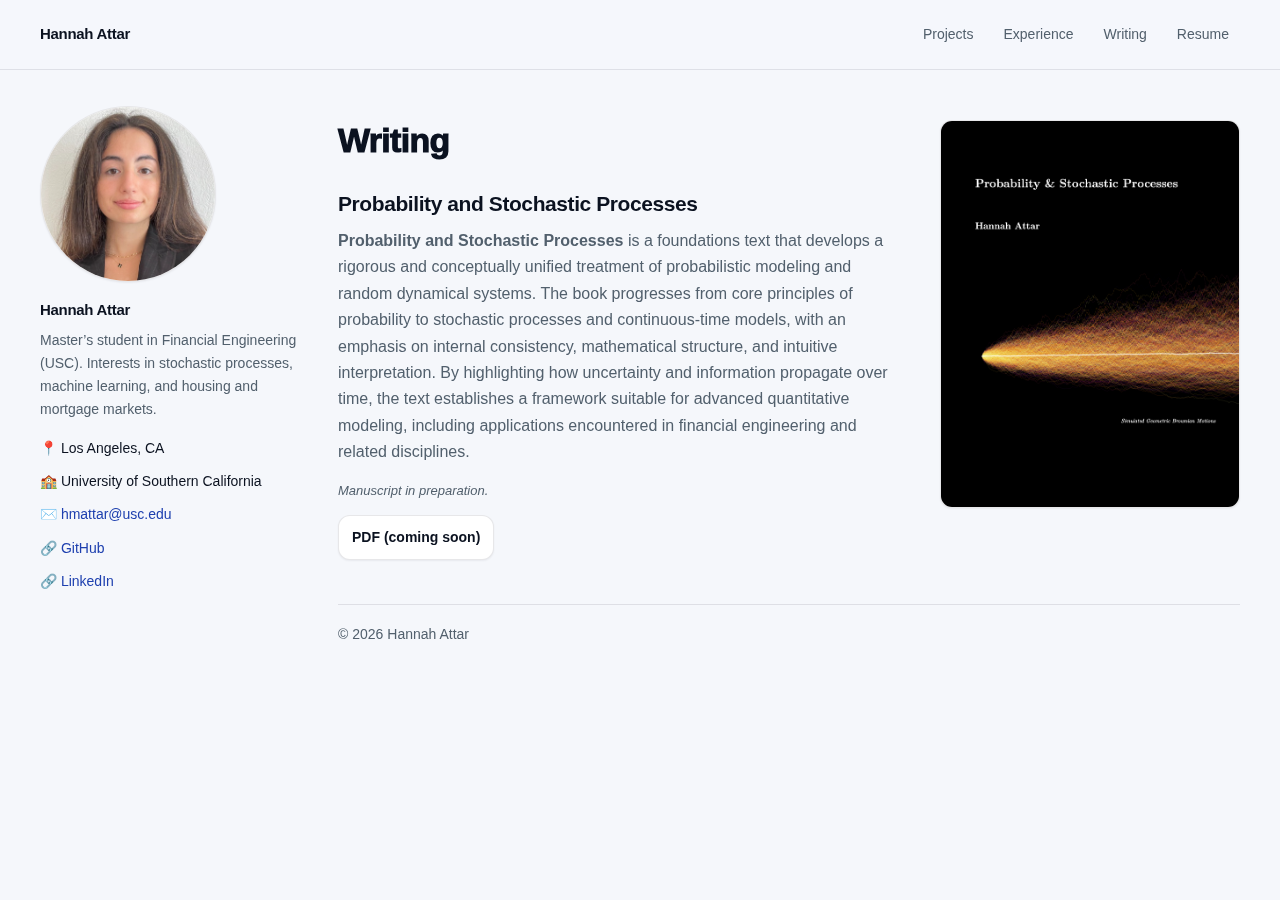
<file: writing.html>
<!doctype html>
<html lang="en">
<head>
  <meta charset="utf-8" />
  <meta name="viewport" content="width=device-width, initial-scale=1" />
  <title>Writing | Hannah Attar</title>
  <link rel="stylesheet" href="styles.css" />
</head>
<body>

  <!-- Top navigation -->
  <div class="topbar">
    <div class="topbar-inner">
      <a class="site-title" href="index.html">Hannah Attar</a>
      <div class="topnav">
        <a href="projects.html">Projects</a>
        <a href="experience.html">Experience</a>
        <a href="writing.html">Writing</a>
        <a href="resume.html">Resume</a>
      </div>
    </div>
  </div>

  <div class="page">

    <!-- Sidebar -->
    <aside class="sidebar">
      <div class="avatar">
        <img src="photo.jpg" alt="Hannah Attar"
             style="width:100%; height:100%; object-fit:cover; transform:scale(1.06);" />
      </div>

      <div class="sidebar-name">Hannah Attar</div>
      <p class="sidebar-bio">
        Master’s student in Financial Engineering (USC). Interests in stochastic processes,
        machine learning, and housing and mortgage markets.
      </p>

      <div class="sidebar-links">
        <div>📍 Los Angeles, CA</div>
        <div>🏫 University of Southern California</div>
        <div><a href="mailto:hmattar@usc.edu">✉️ hmattar@usc.edu</a></div>
        <div><a href="https://github.com/hannahattar">🔗 GitHub</a></div>
        <div><a href="https://www.linkedin.com/in/hannahattar/">🔗 LinkedIn</a></div>
      </div>
    </aside>

    <!-- Main content -->
    <main>

      <section class="book-feature">
        <div class="book-text">
          <h1>Writing</h1>

          <h2>Probability and Stochastic Processes</h2>

          <p class="lede">
            <strong>Probability and Stochastic Processes</strong> is a foundations text that develops a rigorous and conceptually unified treatment of probabilistic modeling and random dynamical systems. The book progresses from core principles of probability to stochastic processes and continuous-time models, with an emphasis on internal consistency, mathematical structure, and intuitive interpretation. By highlighting how uncertainty and information propagate over time, the text establishes a framework suitable for advanced quantitative modeling, including applications encountered in financial engineering and related disciplines.
          </p>

          <p class="manuscript-note"><em>Manuscript in preparation.</em></p>

          <div class="book-links">
            <a class="btn" href="">PDF (coming soon)</a>
            <!-- Later, set href to your PDF filename, e.g. href="probability-stochastic-processes.pdf" -->
          </div>
        </div>

        <div class="book-cover">
          <img src="book-cover.jpg" alt="Cover of Probability and Stochastic Processes" />
        </div>
      </section>

      <div class="footer">
        © <span id="y"></span> Hannah Attar
      </div>

    </main>

  </div>

  <script>
    document.getElementById("y").textContent = new Date().getFullYear();
  </script>

</body>
</html>
</file>
<file: styles.css>
:root{
  /* =========================
     Color system (more professional)
     ========================= */
  --bg: #f5f7fb;                /* subtle cool gray-blue */
  --surface: #ffffff;           /* cards */
  --surface-2: rgba(17,24,39,.02);
  --text: #0b1220;              /* deeper than #111827 */
  --muted: #52606d;             /* calmer muted */
  --accent: #1e40af;            /* deep navy-blue (more “finance”) */
  --accent-2: #2563eb;          /* fallback / optional brighter */
  --rule: rgba(15,23,42,.10);   /* softer dividers */
  --ring: rgba(30,64,175,.18);

  /* =========================
     Layout
     ========================= */
  --sidebar: 260px;
  --max: 980px;                 /* slightly wider for modern feel */
  --gutter: 20px;

  /* =========================
     Sizing + typography
     ========================= */
  --radius: 18px;
  --radius-sm: 12px;
  --radius-xs: 10px;

  /* =========================
     Shadows (more refined)
     ========================= */
  --shadow: 0 1px 2px rgba(0,0,0,.05), 0 10px 30px rgba(15,23,42,.07);
  --shadow-hover: 0 2px 8px rgba(0,0,0,.07), 0 18px 45px rgba(15,23,42,.12);

  --focus: 0 0 0 3px var(--ring);
}

*{ box-sizing:border-box; }

html, body{
  margin:0;
  padding:0;
  background: var(--bg);
  color: var(--text);
  font-family: "Lato", -apple-system, BlinkMacSystemFont,
               "Segoe UI", Roboto, Helvetica, Arial, sans-serif;
  font-size: 15px;
  line-height: 1.65;
  -webkit-font-smoothing: antialiased;
  -moz-osx-font-smoothing: grayscale;
}

::selection{
  background: rgba(30,64,175,.16);
}

a{
  color: var(--accent);
  text-decoration: none;
}
a:hover{ text-decoration: underline; }

img{ max-width:100%; height:auto; display:block; }

/* =========================
   Top nav
   ========================= */
.topbar{
  position: sticky;
  top: 0;
  z-index: 10;
  background: rgba(245,247,251,.82);
  backdrop-filter: saturate(180%) blur(12px);
  border-bottom: 1px solid var(--rule);
}

.topbar-inner{
  max-width: calc(var(--max) + var(--sidebar));
  margin: 0 auto;
  padding: 14px var(--gutter);
  display:flex;
  align-items:center;
  justify-content:space-between;
  gap: 18px;
}

.site-title{
  font-weight: 900;
  color: var(--text);
  letter-spacing: -0.02em;
  text-decoration: none;
}

.site-title:hover{
  text-decoration:none;
}

.topnav{
  display:flex;
  flex-wrap:wrap;
  gap: 8px;
  font-size: 14px;
}

.topnav a{
  color: var(--muted);
  padding: 8px 10px;
  border-radius: 10px;
  border: 1px solid transparent;
  transition: background .15s ease, border-color .15s ease, color .15s ease;
}

.topnav a:hover{
  background: rgba(30,64,175,.06);
  border-color: rgba(30,64,175,.12);
  text-decoration:none;
  color: var(--text);
}

/* =========================
   Page layout
   ========================= */
.page{
  max-width: calc(var(--max) + var(--sidebar));
  margin: 0 auto;
  padding: 30px var(--gutter) 84px;
  display:grid;
  grid-template-columns: var(--sidebar) 1fr;
  gap: 38px;
}

/* =========================
   Sidebar
   ========================= */
.sidebar{
  padding-top: 6px;
}

.avatar{
  width: 176px;
  height: 176px;
  border-radius: 999px;
  border: 1px solid var(--rule);
  background: var(--surface);
  overflow:hidden;
  box-shadow: 0 1px 2px rgba(15,23,42,.06);
}

.sidebar-name{
  margin: 16px 0 6px;
  font-weight: 900;
  letter-spacing: -0.02em;
}

.sidebar-bio{
  margin: 0 0 14px;
  color: var(--muted);
  font-size: 14px;
  max-width: 36ch;
}

.sidebar-links{
  display:flex;
  flex-direction:column;
  gap: 10px;
  margin-top: 16px;
  font-size: 14px;
}

.sidebar-links a{
  color: var(--accent);
  text-decoration:none;
}

.sidebar-links a:hover{
  text-decoration: underline;
}

/* =========================
   Main content
   ========================= */
main{ max-width: var(--max); }

h1, h2, h3{
  letter-spacing: -0.02em;
  line-height: 1.2;
  margin: 0;
}

h1{
  font-size: 34px;
  margin: 0 0 12px;
  font-weight: 950;
}

h2{
  font-size: 21px;
  margin: 30px 0 12px;
  font-weight: 900;
}

h3{
  font-size: 16px;
  margin: 18px 0 8px;
  font-weight: 900;
}

p{ margin: 0 0 14px; }

.lede{
  color: var(--muted);
  font-size: 16px;
  max-width: 74ch;
}

hr{
  border: none;
  border-top: 1px solid var(--rule);
  margin: 28px 0;
}

.footer{
  margin-top: 44px;
  padding-top: 18px;
  border-top: 1px solid var(--rule);
  color: var(--muted);
  font-size: 14px;
}

/* =========================
   Shared UI
   ========================= */
.manuscript-note{
  margin-top: 10px;
  color: var(--muted);
  font-size: 13px;
}

/* Button (keep .btn) */
.btn{
  display:inline-flex;
  align-items:center;
  justify-content:center;
  gap: 8px;

  padding: 10px 13px;
  border: 1px solid var(--rule);
  border-radius: 12px;

  font-size: 14px;
  font-weight: 900;
  color: var(--text);
  background: var(--surface);

  box-shadow: 0 1px 2px rgba(15,23,42,.06);
  text-decoration:none;

  transition: transform .15s ease, box-shadow .15s ease, border-color .15s ease, background .15s ease;
}

.btn:hover{
  border-color: rgba(30,64,175,.22);
  background: rgba(30,64,175,.04);
  box-shadow: 0 3px 14px rgba(15,23,42,.10);
  transform: translateY(-1px);
  text-decoration:none;
}

.btn:focus{
  outline: none;
  box-shadow: var(--focus);
}

.btn.primary{
  border-color: rgba(30,64,175,.18);
  background: rgba(30,64,175,.10);
  color: #0b1f5c;
}

/* Shared cover images (legacy) */
.book-cover img,
.proj-cover img{
  width:100%;
  height:auto;
  border: 1px solid var(--rule);
  border-radius: var(--radius-sm);
  background: var(--surface);
  box-shadow: 0 1px 2px rgba(15,23,42,.06);
}

/* =========================
   Feature layouts (legacy-safe)
   ========================= */
.book-feature{
  display:grid;
  grid-template-columns: 1fr 300px;
  gap: 44px;
  margin-top: 20px;
  align-items:flex-start;
}

.book-links{ margin-top: 14px; }

.proj-feature{
  display:grid;
  grid-template-columns: 1fr 240px;
  gap: 28px;
  align-items:flex-start;
}

.proj-feature h2{ margin-top: 0; }
.proj-cover{ align-self:flex-start; }
.proj-links{ margin-top: 14px; }

/* =========================
   Projects (structure upgrades)
   ========================= */

/* Optional: if you add <div class="projects-grid"> around cards,
   this will auto-grid on desktop without breaking current layout. */
.projects-grid{
  display:grid;
  grid-template-columns: 1fr;
  gap: 14px;
}

/* Card */
.project-card{
  background: var(--surface);
  border: 1px solid var(--rule);
  border-radius: var(--radius);
  padding: 18px 18px 16px;
  margin: 16px 0;
  box-shadow: var(--shadow);
  transition: transform .15s ease, box-shadow .15s ease, border-color .15s ease;
}

.project-card:hover{
  transform: translateY(-2px);
  box-shadow: var(--shadow-hover);
  border-color: rgba(30,64,175,.20);
}

/* Top row */
.project-top{
  display:flex;
  justify-content:space-between;
  gap: 16px;
  align-items:flex-start;
}

.project-title{
  margin:0;
  font-size: 20px;
  line-height:1.2;
  font-weight: 950;
}

/* Tags */
.project-tags{
  margin-top: 10px;
  display:flex;
  flex-wrap:wrap;
  gap: 8px;
  font-size: 12px;
}

.project-tags span{
  color: rgba(11,18,32,.84);
  background: rgba(30,64,175,.06);
  border: 1px solid rgba(30,64,175,.14);
  padding: 4px 10px;
  border-radius: 999px;
  font-weight: 800;
}

/* Right-side links */
.project-top-right{
  display:flex;
  flex-direction:column;
  gap: 10px;
  text-align:right;
  white-space:nowrap;
}

/* Keep .proj-link but elevate */
.proj-link{
  font-size: 13px;
  color: var(--text);
  text-decoration:none;
  padding: 9px 12px;
  border: 1px solid var(--rule);
  border-radius: 12px;
  background: var(--surface);
  display:inline-flex;
  align-items:center;
  justify-content:center;
  gap: 8px;
  font-weight: 950;
  box-shadow: 0 1px 2px rgba(15,23,42,.06);
  transition: transform .15s ease, box-shadow .15s ease, border-color .15s ease, background .15s ease;
}

.proj-link:hover{
  border-color: rgba(30,64,175,.22);
  background: rgba(30,64,175,.06);
  text-decoration:none;
  transform: translateY(-1px);
  box-shadow: 0 3px 14px rgba(15,23,42,.10);
}

/* Description */
.project-desc{
  margin: 14px 0 0;
  font-size: 15px;
  line-height: 1.65;
  color: rgba(11,18,32,.92);
  max-width: none;
}

.project-card--with-cover .project-desc{
  max-width: 62ch;
}

/* Divider */
.project-divider{
  border-top: 1px solid var(--rule);
  margin: 14px 0;
}

/* Metrics */
.project-metrics{
  display:grid;
  grid-template-columns: repeat(3, minmax(0, 1fr));
  gap: 10px;
}

.project-metrics > div{
  border: 1px solid var(--rule);
  border-radius: 14px;
  padding: 11px 12px;
  background: var(--surface-2);
}

.metric-value{
  font-size: 18px;
  font-weight: 950;
  color: var(--text);
  line-height: 1.1;
  letter-spacing: -0.01em;
}

.metric-label{
  margin-top: 6px;
  color: var(--muted);
  font-size: 12px;
  font-weight: 800;
}

/* Cover layout */
.project-two-col{
  margin-top: 12px;
  display:block;
}

.project-card--with-cover .project-two-col{
  display:grid;
  grid-template-columns: 1fr 300px;
  gap: 22px;
  align-items:start;
}

.project-cover{
  justify-self:end;
  align-self:start;
}

.project-cover img{
  width:100%;
  max-width:300px;
  height:340px;
  object-fit:cover;
  border-radius: 14px;
  border: 1px solid var(--rule);
  background: var(--surface);
  box-shadow: 0 1px 2px rgba(15,23,42,.06);
}

/* =========================
   Research Interests list
   ========================= */
.ri{
  margin: 10px 0 0;
  padding-left: 18px;
  color: var(--text);
}

.ri li{ margin: 0 0 14px; }

.ri li strong{
  color: var(--text);
  font-weight: 950;
}

.ri li span{ color: var(--muted); }

/* =========================
   Detail pages
   ========================= */
.detail{
  max-width: 1040px;
  margin: 0 auto;
  padding: 28px var(--gutter) 84px;
}

.detail-back{
  display:inline-block;
  margin: 6px 0 18px;
  font-weight: 950;
}

.detail-hero{
  border-bottom: 1px solid var(--rule);
  padding-bottom: 18px;
  margin-bottom: 22px;
}

.detail-kicker{
  color: var(--muted);
  font-size: 12px;
  letter-spacing: 0.10em;
  text-transform: uppercase;
  margin-bottom: 10px;
  font-weight: 900;
}

.detail-title{
  font-size: 42px;
  line-height: 1.06;
  margin: 0 0 10px;
  font-weight: 950;
  letter-spacing: -0.03em;
}

.detail-subtitle{
  color: var(--muted);
  font-size: 16px;
  margin: 0 0 14px;
  max-width: 74ch;
}

.detail-meta{
  display:grid;
  grid-template-columns: 1fr 1fr;
  gap: 10px 18px;
  color: var(--text);
  font-size: 14px;
  margin: 10px 0 16px;
}

.detail-meta span{
  color: var(--muted);
  font-weight: 900;
}

.detail-actions{
  display:flex;
  gap: 10px;
  flex-wrap:wrap;
  margin-top: 8px;
}

.detail-section{ margin: 22px 0 0; }

.detail-section h2{
  margin: 0 0 10px;
  font-size: 22px;
  font-weight: 950;
}

.muted{ color: var(--muted); }

.grid-2{
  display:grid;
  grid-template-columns: 1fr 1fr;
  gap: 14px;
}

.card{
  border: 1px solid var(--rule);
  border-radius: var(--radius);
  padding: 14px 14px 12px;
  background: var(--surface);
  box-shadow: 0 1px 2px rgba(15,23,42,.06);
}

.card-title{
  font-weight: 950;
  margin: 0 0 8px;
}

.tight{
  margin: 0;
  padding-left: 18px;
}

.tight li{ margin: 0 0 6px; }

.callout{
  margin-top: 16px;
  border: 1px solid rgba(30,64,175,.18);
  background: rgba(30,64,175,.06);
  border-left: 4px solid var(--accent);
  border-radius: var(--radius);
  padding: 14px 14px 12px;
}

.callout-title{
  font-weight: 950;
  margin: 0 0 8px;
}

.figure{
  margin: 16px 0 18px;
  border: 1px solid var(--rule);
  border-radius: var(--radius);
  background: var(--surface);
  overflow:hidden;
  box-shadow: 0 1px 2px rgba(15,23,42,.06);
}

.figcap{
  padding: 12px 14px;
  border-bottom: 1px solid var(--rule);
  color: var(--text);
  font-size: 14px;
  font-weight: 800;
}

.figimg{
  width:100%;
  height:auto;
}

/* =========================
   Responsive
   ========================= */
@media (min-width: 980px){
  /* If you wrap cards in .projects-grid, make it 2-up on wide screens */
  .projects-grid{
    grid-template-columns: 1fr 1fr;
  }

  /* When using grid, remove the vertical margins so spacing is consistent */
  .projects-grid .project-card{
    margin: 0;
  }
}

@media (max-width: 900px){
  .page{
    grid-template-columns: 1fr;
    gap: 22px;
  }

  .avatar{
    width: 140px;
    height: 140px;
  }

  .book-feature{
    grid-template-columns: 1fr;
  }
  .book-cover{
    order:-1;
    max-width: 340px;
  }

  .proj-feature{
    grid-template-columns: 1fr;
  }
  .proj-cover{
    max-width: 320px;
  }

  .project-top-right{
    text-align:left;
    flex-direction:row;
    flex-wrap:wrap;
  }

  .project-metrics{
    grid-template-columns: 1fr;
  }

  .project-card--with-cover .project-two-col{
    grid-template-columns: 1fr;
  }

  .project-cover{
    justify-self:start;
  }

  .project-cover img{
    max-width: 360px;
    height:auto;
    object-fit:contain;
  }
}

@media (max-width: 860px){
  .detail-meta{
    grid-template-columns: 1fr;
  }
  .grid-2{
    grid-template-columns: 1fr;
  }
  .detail-title{
    font-size: 34px;
  }
}
</file>
